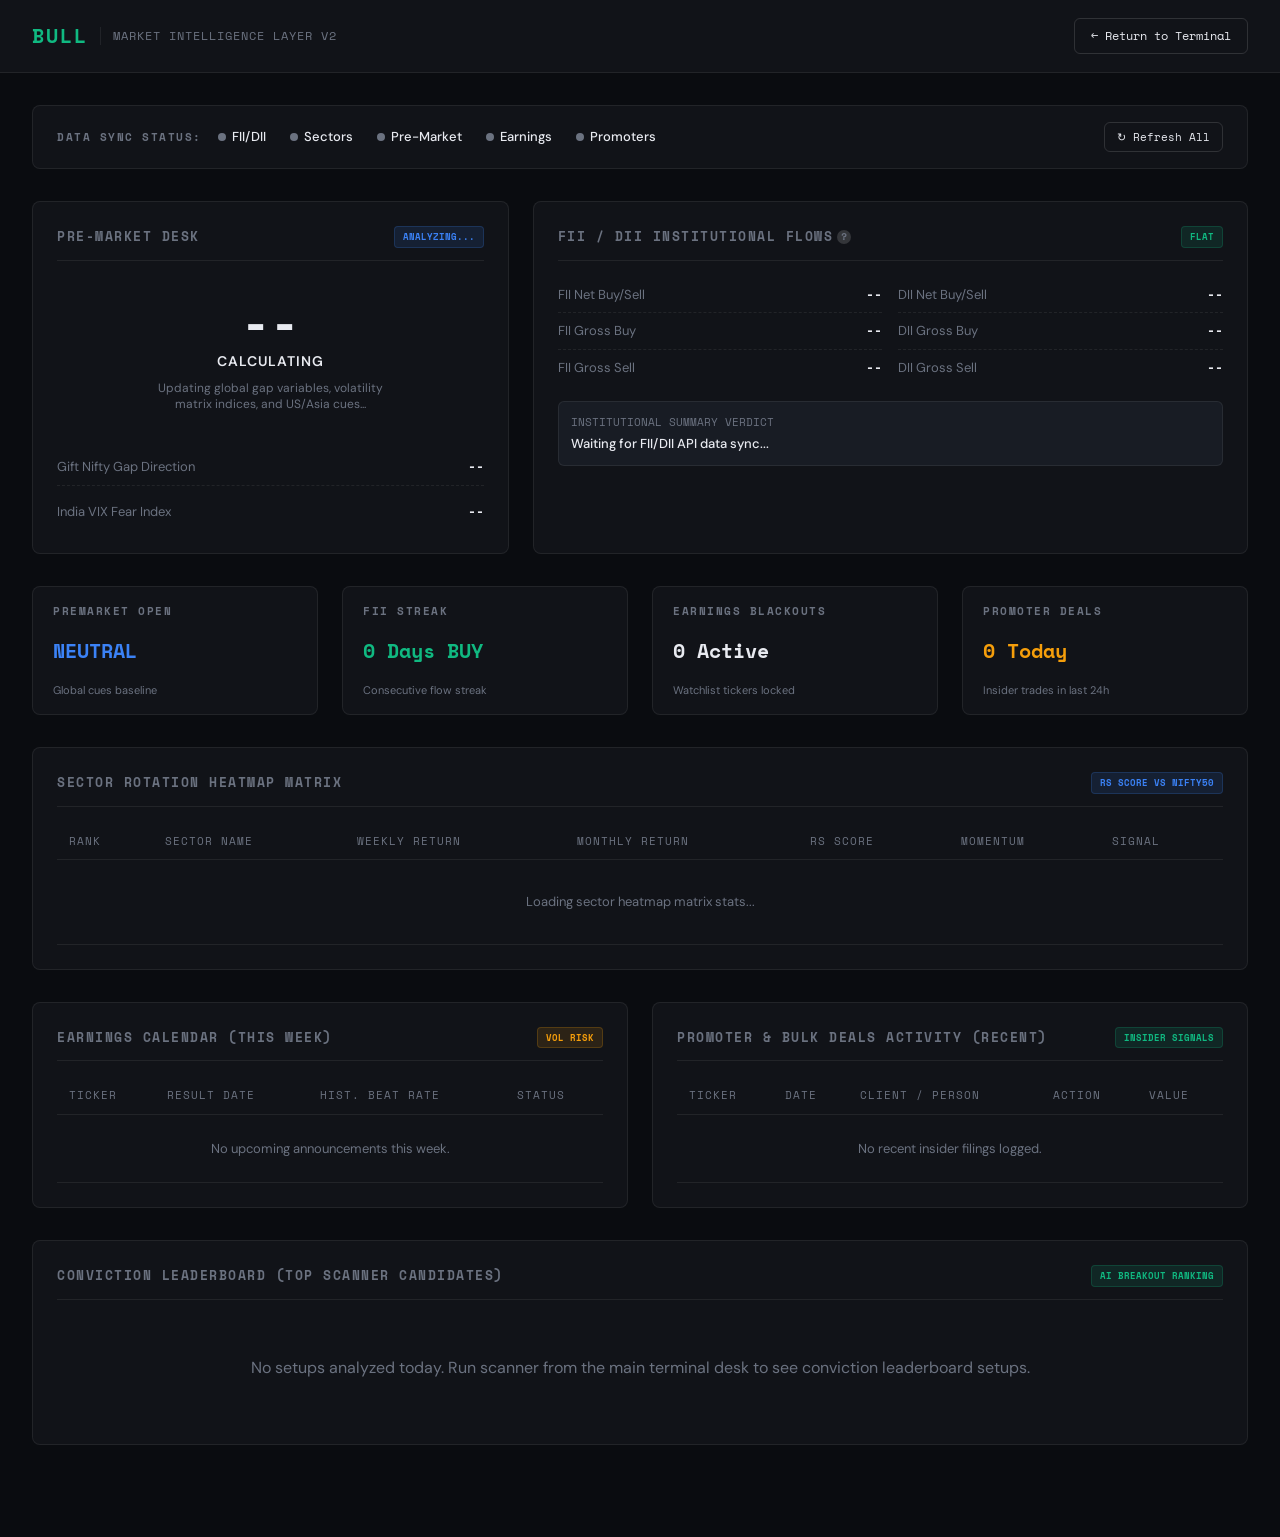
<file: intelligence.html>
<!DOCTYPE html>
<html lang="en">
<head>
<meta charset="UTF-8"/>
<meta name="viewport" content="width=device-width, initial-scale=1.0"/>
<title>BULL — Market Intelligence</title>
<link rel="preconnect" href="https://fonts.googleapis.com"/>
<link href="https://fonts.googleapis.com/css2?family=Space+Mono:wght@400;700&family=DM+Sans:wght@300;400;500;600;700&display=swap" rel="stylesheet"/>
<style>
  :root {
    --bg: #0a0c10;
    --surface: #111318;
    --surface2: #181c24;
    --surface3: #1e2430;
    --border: rgba(255,255,255,0.07);
    --border2: rgba(255,255,255,0.13);
    --text: #e8eaf0;
    --muted: #6b7280;
    --dim: #3a3f4b;
    --green: #10b981;
    --green-dim: rgba(16,185,129,0.12);
    --red: #ef4444;
    --red-dim: rgba(239,68,68,0.12);
    --amber: #f59e0b;
    --amber-dim: rgba(245,158,11,0.12);
    --blue: #3b82f6;
    --blue-dim: rgba(59,130,246,0.12);
    --accent: #10b981;
    --font: 'DM Sans', sans-serif;
    --mono: 'Space Mono', monospace;
  }

  * { box-sizing: border-box; margin: 0; padding: 0; }
  body {
    background: var(--bg);
    color: var(--text);
    font-family: var(--font);
    line-height: 1.5;
    padding-bottom: 60px;
    overflow-x: hidden;
  }

  .header {
    background: var(--surface);
    border-bottom: 1px solid var(--border);
    padding: 18px 32px;
    display: flex;
    justify-content: space-between;
    align-items: center;
    position: sticky;
    top: 0;
    z-index: 100;
  }

  .brand {
    display: flex;
    align-items: center;
    gap: 12px;
  }

  .logo {
    font-family: var(--mono);
    font-weight: 700;
    font-size: 20px;
    color: var(--green);
    letter-spacing: 2px;
  }

  .subtitle {
    font-size: 12px;
    color: var(--muted);
    font-family: var(--mono);
    text-transform: uppercase;
    letter-spacing: 1px;
    border-left: 1px solid var(--border);
    padding-left: 12px;
  }

  .btn {
    font-family: var(--mono);
    font-size: 12px;
    padding: 8px 16px;
    border-radius: 6px;
    border: 1px solid var(--border2);
    background: transparent;
    color: var(--text);
    cursor: pointer;
    transition: all 0.2s ease;
    text-decoration: none;
    display: inline-flex;
    align-items: center;
    gap: 6px;
  }

  .btn:hover {
    background: var(--surface2);
    border-color: var(--text);
    transform: translateY(-1px);
  }

  .container {
    max-width: 1400px;
    margin: 32px auto;
    padding: 0 32px;
    display: flex;
    flex-direction: column;
    gap: 32px;
  }

  /* ── Grid Layouts ── */
  .grid-top {
    display: grid;
    grid-template-columns: 1.2fr 1.8fr;
    gap: 24px;
  }

  .grid-four {
    display: grid;
    grid-template-columns: repeat(4, 1fr);
    gap: 24px;
  }

  .grid-half {
    display: grid;
    grid-template-columns: 1fr 1fr;
    gap: 24px;
  }

  /* ── Card Styling ── */
  .card {
    background: var(--surface);
    border: 1px solid var(--border);
    border-radius: 8px;
    padding: 24px;
    display: flex;
    flex-direction: column;
    gap: 16px;
    position: relative;
    overflow: hidden;
  }

  .card-header {
    display: flex;
    justify-content: space-between;
    align-items: center;
    border-bottom: 1px solid var(--border);
    padding-bottom: 12px;
  }

  .card-title {
    font-family: var(--mono);
    font-size: 13px;
    text-transform: uppercase;
    letter-spacing: 1.5px;
    color: var(--muted);
    font-weight: 700;
  }

  .card-badge {
    font-family: var(--mono);
    font-size: 9px;
    font-weight: 700;
    padding: 3px 8px;
    border-radius: 4px;
    text-transform: uppercase;
  }

  .badge-green { background: var(--green-dim); color: var(--green); border: 1px solid rgba(16,185,129,0.2); }
  .badge-red { background: var(--red-dim); color: var(--red); border: 1px solid rgba(239,68,68,0.2); }
  .badge-blue { background: var(--blue-dim); color: var(--blue); border: 1px solid rgba(59,130,246,0.2); }
  .badge-warn { background: var(--amber-dim); color: var(--amber); border: 1px solid rgba(245,158,11,0.2); }

  /* ── Premarket Gauge ── */
  .gauge-container {
    display: flex;
    flex-direction: column;
    align-items: center;
    justify-content: center;
    padding: 12px 0;
    position: relative;
  }

  .gauge-score {
    font-family: var(--mono);
    font-size: 48px;
    font-weight: 700;
    line-height: 1;
    margin-top: 10px;
  }

  .gauge-label {
    font-size: 14px;
    font-weight: 600;
    margin-top: 4px;
    text-transform: uppercase;
    letter-spacing: 1px;
  }

  .gauge-rec {
    font-size: 12px;
    color: var(--muted);
    text-align: center;
    margin-top: 8px;
    max-width: 260px;
    line-height: 1.4;
  }

  /* ── Lists & Metrics ── */
  .metric-row {
    display: flex;
    justify-content: space-between;
    align-items: center;
    font-size: 13px;
    padding: 8px 0;
    border-bottom: 1px dashed var(--border);
  }

  .metric-row:last-child {
    border-bottom: none;
  }

  .metric-label {
    color: var(--muted);
  }

  .metric-value {
    font-family: var(--mono);
    font-weight: 600;
  }

  .metric-value.green { color: var(--green); }
  .metric-value.red { color: var(--red); }

  /* ── Tables ── */
  table {
    width: 100%;
    border-collapse: collapse;
    font-size: 13px;
    text-align: left;
  }

  th {
    font-family: var(--mono);
    color: var(--muted);
    font-weight: 400;
    padding: 10px 12px;
    border-bottom: 1px solid var(--border);
    text-transform: uppercase;
    font-size: 11px;
    letter-spacing: 1px;
  }

  td {
    padding: 12px;
    border-bottom: 1px solid var(--border);
    vertical-align: middle;
  }

  tr:hover td {
    background: rgba(255,255,255,0.01);
  }

  /* ── Conviction Breakdown List ── */
  .leaderboard-item {
    display: grid;
    grid-template-columns: 1.5fr 1fr 2fr 1fr 1fr;
    gap: 16px;
    align-items: center;
    padding: 16px;
    border: 1px solid var(--border);
    border-radius: 6px;
    background: var(--surface2);
    transition: all 0.2s ease;
  }

  .leaderboard-item:hover {
    border-color: var(--border2);
  }

  .breakdown-bars {
    display: flex;
    gap: 6px;
    align-items: center;
  }

  .breakdown-segment {
    flex: 1;
    height: 12px;
    background: var(--border);
    border-radius: 2px;
    position: relative;
    overflow: hidden;
  }

  .breakdown-fill {
    height: 100%;
    background: var(--blue);
  }
  .breakdown-fill.tech { background: #6366f1; }
  .breakdown-fill.ml { background: #3b82f6; }
  .breakdown-fill.macro { background: #10b981; }
  .breakdown-fill.news { background: #f59e0b; }
  .breakdown-fill.fund { background: #ec4899; }

  .tooltip-text {
    position: absolute;
    bottom: 100%;
    left: 50%;
    transform: translateX(-50%);
    background: var(--bg);
    border: 1px solid var(--border);
    padding: 2px 6px;
    font-size: 9px;
    font-family: var(--mono);
    border-radius: 3px;
    display: none;
    white-space: nowrap;
    z-index: 10;
  }

  .breakdown-segment:hover .tooltip-text {
    display: block;
  }

  /* Educational Tooltips */
  .edu-tooltip-container {
    position: relative;
    display: inline-flex;
    align-items: center;
    gap: 4px;
    cursor: help;
  }
  .edu-tooltip-indicator {
    display: inline-flex;
    align-items: center;
    justify-content: center;
    width: 14px;
    height: 14px;
    border-radius: 50%;
    background: rgba(255, 255, 255, 0.15);
    color: var(--muted);
    font-size: 10px;
    font-weight: bold;
    cursor: help;
    transition: all 0.2s ease;
    flex-shrink: 0;
  }
  .edu-tooltip-container:hover .edu-tooltip-indicator,
  .edu-tooltip-indicator:hover {
    background: var(--accent);
    color: var(--bg);
  }
  .edu-tooltip-text {
    visibility: hidden;
    width: 220px;
    background: var(--surface2);
    border: 1px solid var(--border);
    color: var(--text);
    text-align: left;
    border-radius: 4px;
    padding: 10px 12px;
    position: absolute;
    z-index: 1001;
    bottom: 125%;
    left: 50%;
    transform: translateX(-50%);
    opacity: 0;
    transition: opacity 0.2s, transform 0.2s;
    box-shadow: 0 4px 16px rgba(0,0,0,0.5);
    font-size: 11px;
    font-weight: normal;
    line-height: 1.45;
    pointer-events: none;
    white-space: normal;
  }
  .edu-tooltip-container:hover .edu-tooltip-text {
    visibility: visible;
    opacity: 1;
    transform: translateX(-50%) translateY(-4px);
  }
  @media (max-width: 900px) {
    .edu-tooltip-text.active {
      visibility: visible;
      opacity: 1;
      transform: translateX(-50%) translateY(-4px);
    }
  }
</style>
</head>
<body>

<header class="header">
  <div class="brand">
    <span class="logo">BULL</span>
    <span class="subtitle">Market Intelligence Layer v2</span>
  </div>
  <a href="/" class="btn">
    &larr; Return to Terminal
  </a>
</header>

<div class="container">
  <!-- Data Sync Status & Control Bar -->
  <div class="card" style="padding: 16px 24px; display: flex; justify-content: space-between; align-items: center; flex-direction: row; gap: 16px; background: var(--surface); border: 1px solid var(--border);">
    <div style="display: flex; align-items: center; gap: 16px; flex-wrap: wrap;">
      <span style="font-family: var(--mono); font-size: 11px; text-transform: uppercase; letter-spacing: 1.5px; color: var(--muted); font-weight: 700;">Data Sync Status:</span>
      <div style="display: flex; align-items: center; gap: 24px; flex-wrap: wrap;">
        <span class="status-dot-item" style="display: inline-flex; align-items: center; gap: 6px; font-size: 13px; font-weight: 500;">
          <span id="dot-fii" style="width: 8px; height: 8px; border-radius: 50%; background: var(--muted); display: inline-block;"></span> FII/DII
        </span>
        <span class="status-dot-item" style="display: inline-flex; align-items: center; gap: 6px; font-size: 13px; font-weight: 500;">
          <span id="dot-sectors" style="width: 8px; height: 8px; border-radius: 50%; background: var(--muted); display: inline-block;"></span> Sectors
        </span>
        <span class="status-dot-item" style="display: inline-flex; align-items: center; gap: 6px; font-size: 13px; font-weight: 500;">
          <span id="dot-premarket" style="width: 8px; height: 8px; border-radius: 50%; background: var(--muted); display: inline-block;"></span> Pre-Market
        </span>
        <span class="status-dot-item" style="display: inline-flex; align-items: center; gap: 6px; font-size: 13px; font-weight: 500;">
          <span id="dot-earnings" style="width: 8px; height: 8px; border-radius: 50%; background: var(--muted); display: inline-block;"></span> Earnings
        </span>
        <span class="status-dot-item" style="display: inline-flex; align-items: center; gap: 6px; font-size: 13px; font-weight: 500;">
          <span id="dot-promoters" style="width: 8px; height: 8px; border-radius: 50%; background: var(--muted); display: inline-block;"></span> Promoters
        </span>
      </div>
    </div>
    <button id="btn-refresh-all" onclick="triggerIntelligenceRefresh()" class="btn" style="padding: 6px 12px; font-size: 11px;">
      ↻ Refresh All
    </button>
  </div>

  <!-- Top Row: Premarket Score Desk & FII Flows -->
  <div class="grid-top">
    <!-- Premarket score gauge -->
    <div class="card">
      <div class="card-header">
        <span class="card-title">Pre-Market Desk</span>
        <span id="pm-badge" class="card-badge badge-blue">Analyzing...</span>
      </div>
      <div class="gauge-container">
        <div id="pm-score" class="gauge-score">--</div>
        <div id="pm-class" class="gauge-label">Calculating</div>
        <div id="pm-rec" class="gauge-rec">Updating global gap variables, volatility matrix indices, and US/Asia cues...</div>
      </div>
      <div style="display:flex; flex-direction:column; gap:8px; margin-top:8px;">
        <div class="metric-row">
          <span class="metric-label">Gift Nifty Gap Direction</span>
          <span id="pm-gift" class="metric-value">--</span>
        </div>
        <div class="metric-row">
          <span class="metric-label">India VIX Fear Index</span>
          <span id="pm-vix" class="metric-value">--</span>
        </div>
      </div>
    </div>

    <!-- FII/DII Flows & Streaks -->
    <div class="card">
      <div class="card-header">
        <span class="card-title edu-tooltip-container" style="cursor: help;">
          FII / DII Institutional Flows
          <span class="edu-tooltip-indicator">?</span>
          <span class="edu-tooltip-text">FII (Foreign Institutional Investors) and DII (Domestic Institutional Investors) represent smart money flows. Net positive FII suggests foreign confidence/liquidity inflowing.</span>
        </span>
        <span id="fii-badge" class="card-badge badge-green">FLAT</span>
      </div>
      <div style="display:grid; grid-template-columns:1fr 1fr; gap:16px;">
        <div>
          <div class="metric-row">
            <span class="metric-label">FII Net Buy/Sell</span>
            <span id="fii-net" class="metric-value">--</span>
          </div>
          <div class="metric-row">
            <span class="metric-label">FII Gross Buy</span>
            <span id="fii-buy" class="metric-value">--</span>
          </div>
          <div class="metric-row">
            <span class="metric-label">FII Gross Sell</span>
            <span id="fii-sell" class="metric-value">--</span>
          </div>
        </div>
        <div>
          <div class="metric-row">
            <span class="metric-label">DII Net Buy/Sell</span>
            <span id="dii-net" class="metric-value">--</span>
          </div>
          <div class="metric-row">
            <span class="metric-label">DII Gross Buy</span>
            <span id="dii-buy" class="metric-value">--</span>
          </div>
          <div class="metric-row">
            <span class="metric-label">DII Gross Sell</span>
            <span id="dii-sell" class="metric-value">--</span>
          </div>
        </div>
      </div>
      <div style="background:var(--surface2); border:1px solid var(--border); border-radius:6px; padding:12px;">
        <div style="font-size:11px; text-transform:uppercase; font-family:var(--mono); color:var(--muted); margin-bottom:4px;">Institutional Summary Verdict</div>
        <div id="fii-verdict" style="font-size:13px; font-weight:500; line-height:1.4;">Waiting for FII/DII API data sync...</div>
      </div>
    </div>
  </div>

  <!-- Four equal cards overview -->
  <div class="grid-four">
    <div class="card" style="padding: 16px 20px;">
      <span class="card-title" style="font-size: 11px;">Premarket Open</span>
      <div id="quick-premarket" style="font-size: 20px; font-weight: 700; font-family: var(--mono); color: var(--blue);">NEUTRAL</div>
      <span style="font-size:11px; color:var(--muted);">Global cues baseline</span>
    </div>
    <div class="card" style="padding: 16px 20px;">
      <span class="card-title" style="font-size: 11px;">FII Streak</span>
      <div id="quick-fii-streak" style="font-size: 20px; font-weight: 700; font-family: var(--mono); color: var(--green);">0 Days BUY</div>
      <span style="font-size:11px; color:var(--muted);">Consecutive flow streak</span>
    </div>
    <div class="card" style="padding: 16px 20px;">
      <span class="card-title" style="font-size: 11px;">Earnings Blackouts</span>
      <div id="quick-blackouts" style="font-size: 20px; font-weight: 700; font-family: var(--mono);">0 Active</div>
      <span style="font-size:11px; color:var(--muted);">Watchlist tickers locked</span>
    </div>
    <div class="card" style="padding: 16px 20px;">
      <span class="card-title" style="font-size: 11px;">Promoter Deals</span>
      <div id="quick-promoters" style="font-size: 20px; font-weight: 700; font-family: var(--mono); color: var(--amber);">0 Today</div>
      <span style="font-size:11px; color:var(--muted);">Insider trades in last 24h</span>
    </div>
  </div>

  <!-- Sector Heatmap Rotation Grid -->
  <div class="card">
    <div class="card-header">
      <span class="card-title">Sector Rotation Heatmap Matrix</span>
      <span class="card-badge badge-blue">RS SCORE vs NIFTY50</span>
    </div>
    <div style="overflow-x: auto;">
      <table>
        <thead>
          <tr>
            <th>Rank</th>
            <th>Sector Name</th>
            <th>Weekly Return</th>
            <th>Monthly Return</th>
            <th>RS Score</th>
            <th>Momentum</th>
            <th>Signal</th>
          </tr>
        </thead>
        <tbody id="sector-table-body">
          <tr>
            <td colspan="7" style="text-align:center; padding:32px 0; color:var(--muted);">Loading sector heatmap matrix stats...</td>
          </tr>
        </tbody>
      </table>
    </div>
  </div>

  <!-- Bottom: Upcoming Earnings & Promoter Activities (Half Width Grid) -->
  <div class="grid-half">
    <!-- Upcoming Earnings -->
    <div class="card">
      <div class="card-header">
        <span class="card-title">Earnings Calendar (This Week)</span>
        <span class="card-badge badge-warn">Vol Risk</span>
      </div>
      <div style="overflow-x: auto; flex: 1;">
        <table>
          <thead>
            <tr>
              <th>Ticker</th>
              <th>Result Date</th>
              <th>Hist. Beat Rate</th>
              <th>Status</th>
            </tr>
          </thead>
          <tbody id="earnings-table-body">
            <tr>
              <td colspan="4" style="text-align:center; padding:24px 0; color:var(--muted);">No upcoming announcements this week.</td>
            </tr>
          </tbody>
        </table>
      </div>
    </div>

    <!-- Promoter Deals & SAST Insider Filings -->
    <div class="card">
      <div class="card-header">
        <span class="card-title">Promoter &amp; Bulk Deals Activity (Recent)</span>
        <span class="card-badge badge-green">Insider Signals</span>
      </div>
      <div style="overflow-x: auto; flex: 1;">
        <table>
          <thead>
            <tr>
              <th>Ticker</th>
              <th>Date</th>
              <th>Client / Person</th>
              <th>Action</th>
              <th>Value</th>
            </tr>
          </thead>
          <tbody id="promoter-table-body">
            <tr>
              <td colspan="5" style="text-align:center; padding:24px 0; color:var(--muted);">No recent insider filings logged.</td>
            </tr>
          </tbody>
        </table>
      </div>
    </div>
  </div>

  <!-- Full Width: Conviction Leaderboard -->
  <div class="card">
    <div class="card-header">
      <span class="card-title">Conviction Leaderboard (Top Scanner Candidates)</span>
      <span class="card-badge badge-green">AI Breakout Ranking</span>
    </div>
    <div style="display:flex; flex-direction:column; gap:12px;" id="leaderboard-container">
      <div style="text-align:center; padding:40px 0; color:var(--muted);">
        No setups analyzed today. Run scanner from the main terminal desk to see conviction leaderboard setups.
      </div>
    </div>
  </div>
</div>

<script>
const API_URL = "http://127.0.0.1:8000/api";

// Fetch Premarket Score
async function loadPremarket() {
  try {
    const r = await fetch(`${API_URL}/premarket`);
    const data = await r.json();
    const pm = data.data || {};
    
    document.getElementById("pm-score").innerText = (pm.pre_market_score || 50).toFixed(0);
    document.getElementById("pm-class").innerText = (pm.classification || "NEUTRAL_OPEN").replace('_', ' ');
    document.getElementById("pm-rec").innerText = pm.recommendation || "Default rangebound open expected.";
    document.getElementById("pm-gift").innerText = `${pm.gift_nifty_gap >= 0 ? '+' : ''}${Number(pm.gift_nifty_gap || 0).toFixed(2)}%`;
    document.getElementById("pm-vix").innerText = Number(pm.india_vix || 15).toFixed(2);
    
    // Set Badge Color
    const badge = document.getElementById("pm-badge");
    badge.innerText = pm.classification || "NEUTRAL";
    if (pm.pre_market_score >= 75) {
      badge.className = "card-badge badge-green";
      document.getElementById("quick-premarket").style.color = "var(--green)";
    } else if (pm.pre_market_score >= 55) {
      badge.className = "card-badge badge-green";
      document.getElementById("quick-premarket").style.color = "var(--green)";
    } else if (pm.pre_market_score < 25) {
      badge.className = "card-badge badge-red";
      document.getElementById("quick-premarket").style.color = "var(--red)";
    } else if (pm.pre_market_score < 45) {
      badge.className = "card-badge badge-red";
      document.getElementById("quick-premarket").style.color = "var(--red)";
    } else {
      badge.className = "card-badge badge-blue";
      document.getElementById("quick-premarket").style.color = "var(--blue)";
    }
    document.getElementById("quick-premarket").innerText = (pm.classification || "NEUTRAL_OPEN").split('_')[0];
  } catch(e) {
    console.error("Error loading premarket signals:", e);
  }
}

// Fetch FII flows
async function loadFiiFlows() {
  try {
    const r = await fetch(`${API_URL}/fii/latest`);
    const data = await r.json();
    const fii = data.data || {};
    
    document.getElementById("fii-net").innerText = `${fii.fii_net >= 0 ? '+' : ''}${fii.fii_net.toFixed(1)} Cr`;
    document.getElementById("fii-net").className = `metric-value ${fii.fii_net >= 0 ? 'green' : 'red'}`;
    document.getElementById("fii-buy").innerText = `${fii.fii_buy.toFixed(1)} Cr`;
    document.getElementById("fii-sell").innerText = `${fii.fii_sell.toFixed(1)} Cr`;

    document.getElementById("dii-net").innerText = `${fii.dii_net >= 0 ? '+' : ''}${fii.dii_net.toFixed(1)} Cr`;
    document.getElementById("dii-net").className = `metric-value ${fii.dii_net >= 0 ? 'green' : 'red'}`;
    document.getElementById("dii-buy").innerText = `${fii.dii_buy.toFixed(1)} Cr`;
    document.getElementById("dii-sell").innerText = `${fii.dii_sell.toFixed(1)} Cr`;

    document.getElementById("fii-verdict").innerText = fii.signal_text || "Flat FII flows.";
    
    const badge = document.getElementById("fii-badge");
    badge.innerText = fii.market_impact || "NEUTRAL";
    if (fii.fii_net > 500) badge.className = "card-badge badge-green";
    else if (fii.fii_net < -500) badge.className = "card-badge badge-red";
    else badge.className = "card-badge badge-blue";
    
    document.getElementById("quick-fii-streak").innerText = `${fii.streak_days} Days ${fii.streak_type}`;
    document.getElementById("quick-fii-streak").style.color = fii.streak_type === 'BUY' ? 'var(--green)' : (fii.streak_type === 'SELL' ? 'var(--red)' : 'var(--muted)');
  } catch(e) {
    console.error("Error loading FII flows:", e);
  }
}

// Fetch Sector rankings
async function loadSectors() {
  try {
    const r = await fetch(`${API_URL}/sectors/rankings`);
    const data = await r.json();
    const list = data.data || [];
    
    const body = document.getElementById("sector-table-body");
    if (!list.length) {
      body.innerHTML = `<tr><td colspan="7" style="text-align:center; padding:20px 0; color:var(--muted);">No sectors loaded. Run refresh_sector_data job.</td></tr>`;
      return;
    }
    
    body.innerHTML = list.map(sec => {
      let sigClass = 'badge-blue';
      if (sec.signal === 'LEAD') sigClass = 'badge-green';
      else if (sec.signal === 'LAGGING') sigClass = 'badge-red';
      
      let momColor = 'var(--text)';
      if (sec.momentum === 'RISING') momColor = 'var(--green)';
      else if (sec.momentum === 'FALLING') momColor = 'var(--red)';
      
      const sign = sec.weekly_return >= 0 ? '+' : '';
      const signM = sec.monthly_return >= 0 ? '+' : '';

      return `
        <tr>
          <td style="font-family:var(--mono); font-weight:700;">#${sec.rank}</td>
          <td style="font-weight:600;">${sec.sector}</td>
          <td style="font-family:var(--mono); color:${sec.weekly_return >= 0 ? 'var(--green)' : 'var(--red)'}">${sign}${sec.weekly_return.toFixed(2)}%</td>
          <td style="font-family:var(--mono); color:${sec.monthly_return >= 0 ? 'var(--green)' : 'var(--red)'}">${signM}${sec.monthly_return.toFixed(2)}%</td>
          <td style="font-family:var(--mono); font-weight:600;">${sec.rs_score.toFixed(2)}</td>
          <td style="font-family:var(--mono); font-weight:600; color:${momColor}">${sec.momentum}</td>
          <td><span class="card-badge ${sigClass}">${sec.signal}</span></td>
        </tr>
      `;
    }).join('');
  } catch(e) {
    console.error("Error loading sector rotation matrix:", e);
  }
}

// Fetch Upcoming Earnings Calendar
async function loadEarnings() {
  try {
    const r = await fetch(`${API_URL}/earnings/upcoming`);
    const data = await r.json();
    const list = data.data || [];
    
    const body = document.getElementById("earnings-table-body");
    
    // Count active blackouts
    let activeBlackouts = 0;
    
    if (!list.length) {
      body.innerHTML = `<tr><td colspan="4" style="text-align:center; padding:20px 0; color:var(--muted);">No upcoming earnings this week.</td></tr>`;
      document.getElementById("quick-blackouts").innerText = "0 Active";
      return;
    }
    
    body.innerHTML = list.map(earn => {
      const beatRate = (earn.beat_rate * 100).toFixed(0);
      
      // Calculate blackout
      const today = new Date();
      const resDate = new Date(earn.result_date);
      const diff = Math.ceil((resDate - today) / (1000 * 60 * 60 * 24));
      
      let statusHtml = '<span class="card-badge badge-blue">UPCOMING</span>';
      if (diff >= -1 && diff <= 3) {
        statusHtml = '<span class="card-badge badge-red">BLACKOUT ACTIVE</span>';
        activeBlackouts++;
      }

      return `
        <tr>
          <td style="font-weight:600; font-family:var(--mono);">${earn.ticker.replace('.NS','')}</td>
          <td>${earn.result_date}</td>
          <td style="font-family:var(--mono); font-weight:600;">${beatRate}% Beats</td>
          <td>${statusHtml}</td>
        </tr>
      `;
    }).join('');
    
    document.getElementById("quick-blackouts").innerText = `${activeBlackouts} Active`;
    document.getElementById("quick-blackouts").style.color = activeBlackouts > 0 ? 'var(--red)' : 'var(--text)';
  } catch(e) {
    console.error("Error loading earnings calendar:", e);
  }
}

// Fetch Recent Promoter Activity
async function loadPromoters() {
  try {
    const r = await fetch(`${API_URL}/promoters/recent`);
    const data = await r.json();
    const list = data.data || [];
    
    const body = document.getElementById("promoter-table-body");
    
    // Count today's transactions
    let todayDeals = 0;
    const todayStr = new Date().toISOString().split('T')[0];
    
    if (!list.length) {
      body.innerHTML = `<tr><td colspan="5" style="text-align:center; padding:20px 0; color:var(--muted);">No recent insider transactions.</td></tr>`;
      document.getElementById("quick-promoters").innerText = "0 Today";
      return;
    }
    
    body.innerHTML = list.slice(0, 8).map(deal => {
      if (deal.date === todayStr) {
        todayDeals++;
      }
      
      let actionClass = 'badge-blue';
      if (deal.transaction_type === 'BUY') actionClass = 'badge-green';
      else if (deal.transaction_type === 'SELL') actionClass = 'badge-red';
      
      return `
        <tr>
          <td style="font-weight:600; font-family:var(--mono);">${deal.ticker.replace('.NS','')}</td>
          <td>${deal.date || 'Today'}</td>
          <td style="max-width: 150px; overflow: hidden; text-overflow: ellipsis; white-space: nowrap;" title="${deal.person_name}">${deal.person_name}</td>
          <td><span class="card-badge ${actionClass}">${deal.classification || deal.transaction_type}</span></td>
          <td style="font-family:var(--mono); font-weight:600;">₹${deal.value_crore.toFixed(2)} Cr</td>
        </tr>
      `;
    }).join('');
    
    document.getElementById("quick-promoters").innerText = todayDeals;
  } catch(e) {
    console.error("Error loading promoter transactions:", e);
  }
}

// Load Conviction Leaderboard from last run scan
async function loadLeaderboard() {
  try {
    const r = await fetch(`${API_URL}/scan`);
    const data = await r.json();
    const candidates = data.data || [];
    
    const container = document.getElementById("leaderboard-container");
    if (!candidates.length) {
      container.innerHTML = `
        <div style="text-align:center; padding:40px 0; color:var(--muted);">
          No active breakout setups found. Run scan on the main terminal desk to refresh.
        </div>
      `;
      return;
    }
    
    container.innerHTML = candidates.map(stock => {
      let gradeClass = 'badge-blue';
      if (stock.conviction_grade === 'A+' || stock.conviction_grade === 'A') gradeClass = 'badge-green';
      else if (stock.conviction_grade === 'B') gradeClass = 'badge-blue';
      else if (stock.conviction_grade === 'C') gradeClass = 'badge-warn';
      else gradeClass = 'badge-red';
      
      const bd = stock.score_breakdown || { technical: 0, ml: 0, macro: 0, news: 0, fundamental: 0 };
      
      return `
        <div class="leaderboard-item">
          <div>
            <span style="font-family:var(--mono); font-weight:700; font-size:16px; color:var(--green);">${stock.ticker.replace('.NS','')}</span>
            <div style="font-size:11px; color:var(--muted);">Trigger: ₹${stock.price.toFixed(2)}</div>
          </div>
          <div>
            <span class="card-badge ${gradeClass}">${stock.conviction_grade} (${stock.conviction_score.toFixed(0)})</span>
          </div>
          <div class="breakdown-bars">
            <div class="breakdown-segment" title="Technical: ${bd.technical}/30">
              <div class="breakdown-fill tech" style="width: ${bd.technical/30*100}%"></div>
              <span class="tooltip-text">Tech: ${bd.technical}</span>
            </div>
            <div class="breakdown-segment" title="ML Forecast: ${bd.ml}/25">
              <div class="breakdown-fill ml" style="width: ${bd.ml/25*100}%"></div>
              <span class="tooltip-text">ML: ${bd.ml}</span>
            </div>
            <div class="breakdown-segment" title="Macro Vol: ${bd.macro}/20">
              <div class="breakdown-fill macro" style="width: ${bd.macro/20*100}%"></div>
              <span class="tooltip-text">Macro: ${bd.macro}</span>
            </div>
            <div class="breakdown-segment" title="Sentiment: ${bd.news}/15">
              <div class="breakdown-fill news" style="width: ${bd.news/15*100}%"></div>
              <span class="tooltip-text">News: ${bd.news}</span>
            </div>
            <div class="breakdown-segment" title="Fundamentals: ${bd.fundamental}/10">
              <div class="breakdown-fill fund" style="width: ${bd.fundamental/10*100}%"></div>
              <span class="tooltip-text">Fund: ${bd.fundamental}</span>
            </div>
          </div>
          <div style="font-family:var(--mono); font-size:12px; color:var(--muted); text-align:right;">
            RVOL: ${stock.rvol.toFixed(1)}x
          </div>
          <div>
            <button onclick="window.location.href='/?ticker=${stock.ticker}#analytics'" class="btn" style="padding:4px 8px; font-size:10px;">
              Trade
            </button>
          </div>
        </div>
      `;
    }).join('');
  } catch(e) {
    console.error("Error loading conviction leaderboard:", e);
  }
}

async function loadIntelligenceStatus() {
  try {
    const r = await fetch(`${API_URL}/intelligence/status`);
    const res = await r.json();
    if (res.status === 'success' && res.data) {
      const data = res.data;
      updateStatusDot("dot-fii", data.fii.status);
      updateStatusDot("dot-sectors", data.sectors.status);
      updateStatusDot("dot-premarket", data.premarket.status);
      updateStatusDot("dot-earnings", data.earnings.status);
      updateStatusDot("dot-promoters", data.promoters.status);
    }
  } catch(e) {
    console.error("Error loading intelligence status:", e);
  }
}

function updateStatusDot(elementId, status) {
  const el = document.getElementById(elementId);
  if (!el) return;
  if (status === 'FRESH') {
    el.style.background = 'var(--green)';
  } else if (status === 'STALE') {
    el.style.background = 'var(--amber)';
  } else {
    el.style.background = 'var(--red)';
  }
}

async function triggerIntelligenceRefresh() {
  const btn = document.getElementById("btn-refresh-all");
  btn.innerText = "Refreshing...";
  btn.disabled = true;
  try {
    const r = await fetch(`${API_URL}/intelligence/refresh`, { method: 'POST' });
    const res = await r.json();
    // Wait for the background processes to do some work before refetching
    setTimeout(() => {
      loadIntelligenceStatus();
      loadPremarket();
      loadFiiFlows();
      loadSectors();
      loadEarnings();
      loadPromoters();
      loadLeaderboard();
      btn.innerText = "↻ Refresh All";
      btn.disabled = false;
    }, 3000);
  } catch(e) {
    console.error("Error triggering refresh:", e);
    btn.innerText = "↻ Refresh All";
    btn.disabled = false;
  }
}

// Initial Loading
loadIntelligenceStatus();
loadPremarket();
loadFiiFlows();
loadSectors();
loadEarnings();
loadPromoters();
loadLeaderboard();

// Refresh every 60 seconds
setInterval(() => {
  loadIntelligenceStatus();
  loadPremarket();
  loadFiiFlows();
  loadSectors();
  loadEarnings();
  loadPromoters();
  loadLeaderboard();
}, 60000);
</script>

</body>
</html>
</file>
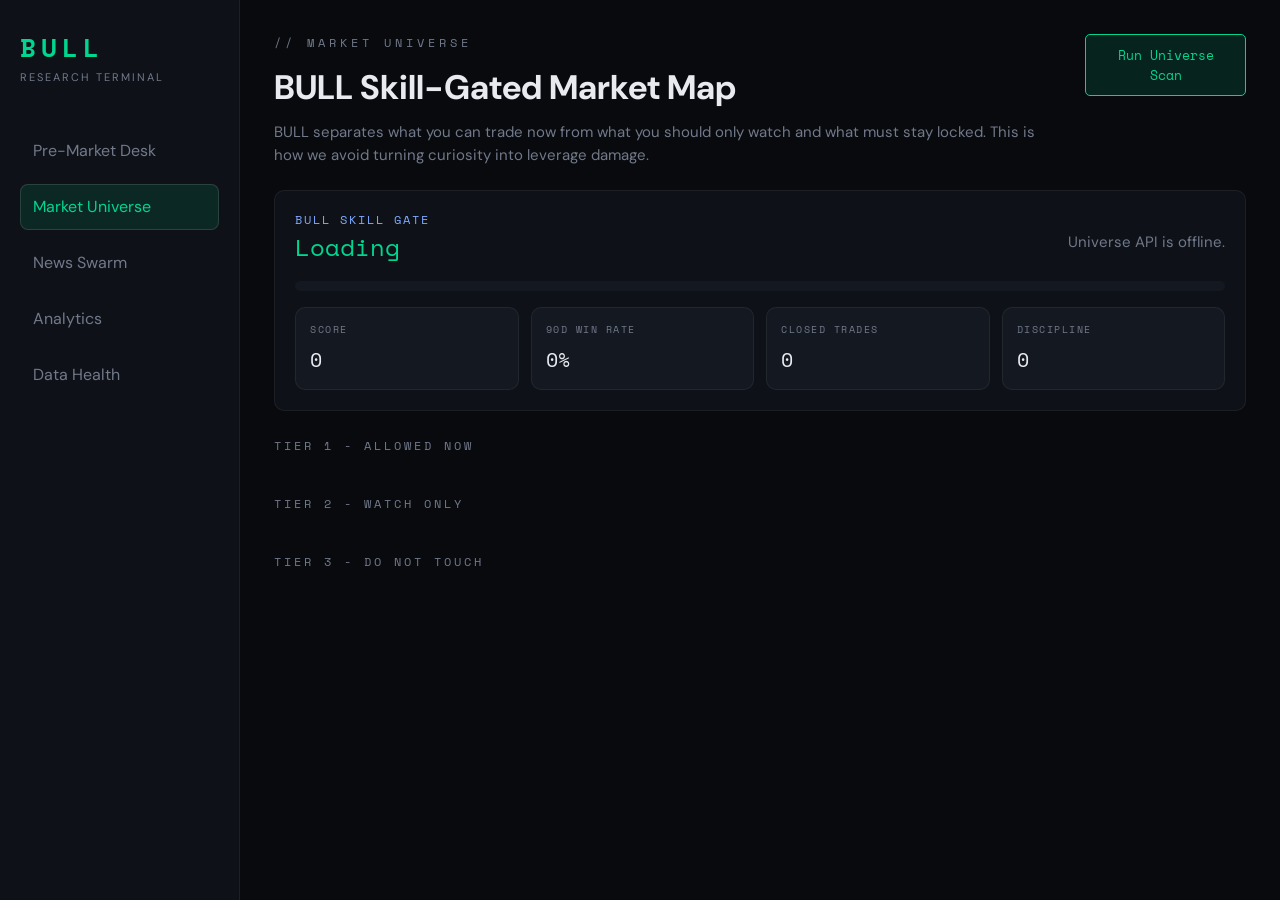
<file: universe.html>
<!DOCTYPE html>
<html lang="en">
<head>
<meta charset="UTF-8"/>
<meta name="viewport" content="width=device-width, initial-scale=1.0"/>
<title>BULL - Market Universe</title>
<link rel="preconnect" href="https://fonts.googleapis.com"/>
<link href="https://fonts.googleapis.com/css2?family=Space+Mono:wght@400;700&family=DM+Sans:wght@300;400;500;600&display=swap" rel="stylesheet"/>
<style>
  :root {
    --bg:#080a0e; --surface:#0e1117; --surface2:#141820;
    --border:rgba(255,255,255,0.06); --border2:rgba(255,255,255,0.12);
    --text:#e8eaf0; --muted:#71798a;
    --green:#00d68f; --amber:#ffcb6b; --red:#ff5370; --blue:#82aaff; --cyan:#89ddff; --purple:#c792ea;
    --green-dim:rgba(0,214,143,0.12); --amber-dim:rgba(255,203,107,0.12);
    --red-dim:rgba(255,83,112,0.12); --blue-dim:rgba(130,170,255,0.12);
    --mono:'Space Mono', monospace; --sans:'DM Sans', sans-serif;
  }
  * { box-sizing:border-box; margin:0; padding:0; }
  body { min-height:100vh; background:var(--bg); color:var(--text); font-family:var(--sans); line-height:1.5; }
  .shell { display:grid; grid-template-columns:240px 1fr; min-height:100vh; }
  .side { background:var(--surface); border-right:1px solid var(--border); padding:28px 20px; position:sticky; top:0; height:100vh; }
  .brand { font-family:var(--mono); font-size:26px; font-weight:700; letter-spacing:5px; color:var(--green); }
  .brand-sub { margin-top:2px; color:var(--muted); font-size:11px; letter-spacing:2px; text-transform:uppercase; }
  .nav { margin-top:42px; display:flex; flex-direction:column; gap:10px; }
  .nav a { color:var(--muted); text-decoration:none; padding:10px 12px; border-radius:8px; border:1px solid transparent; }
  .nav a:hover, .nav a.active { color:var(--green); background:var(--green-dim); border-color:var(--border2); }
  .main { padding:34px; }
  .hero { display:flex; justify-content:space-between; gap:24px; align-items:flex-start; margin-bottom:24px; }
  .eyebrow { font-family:var(--mono); color:var(--muted); letter-spacing:4px; font-size:12px; text-transform:uppercase; }
  h1 { margin-top:10px; font-size:34px; letter-spacing:0; }
  .note { max-width:820px; color:var(--muted); margin-top:8px; font-size:15px; }
  .btn { border:1px solid var(--border2); background:var(--surface2); color:var(--text); border-radius:5px; padding:10px 14px; font-family:var(--mono); cursor:pointer; text-decoration:none; display:inline-flex; }
  .btn.green { color:var(--green); border-color:var(--green); background:var(--green-dim); }
  .gate { background:var(--surface); border:1px solid var(--border); border-radius:10px; padding:20px; margin-bottom:24px; }
  .gate-top { display:flex; justify-content:space-between; gap:20px; align-items:center; }
  .gate-title { font-family:var(--mono); color:var(--blue); letter-spacing:2px; text-transform:uppercase; font-size:12px; }
  .gate-level { font-family:var(--mono); font-size:24px; color:var(--green); }
  .bar { height:10px; background:var(--surface2); border-radius:999px; overflow:hidden; margin:16px 0 10px; }
  .bar-fill { height:100%; width:0; background:linear-gradient(90deg,var(--green),var(--amber),var(--red)); transition:width .5s ease; }
  .metrics { display:grid; grid-template-columns:repeat(4,1fr); gap:12px; margin-top:16px; }
  .metric { background:var(--surface2); border:1px solid var(--border); border-radius:10px; padding:14px; }
  .metric-label { font-family:var(--mono); color:var(--muted); font-size:10px; letter-spacing:1.5px; text-transform:uppercase; }
  .metric-value { margin-top:8px; font-family:var(--mono); font-size:20px; }
  .section-title { font-family:var(--mono); color:var(--muted); letter-spacing:3px; text-transform:uppercase; font-size:12px; margin:26px 0 14px; }
  .grid { display:grid; grid-template-columns:repeat(auto-fill,minmax(290px,1fr)); gap:16px; }
  .asset-card { position:relative; background:var(--surface); border:1px solid var(--border); border-radius:10px; padding:18px; min-height:260px; animation:fadeUp .45s ease both; }
  .asset-card:hover { border-color:var(--border2); }
  .asset-card.tier-1 { border-left:2px solid var(--green); }
  .asset-card.tier-2 { border-left:2px solid var(--amber); }
  .asset-card.tier-3 { border-left:2px solid var(--red); }
  .asset-card.locked::after { content:"LOCKED"; position:absolute; inset:0; display:flex; align-items:center; justify-content:center; backdrop-filter:blur(2px); background:rgba(8,10,14,.45); color:var(--red); font-family:var(--mono); letter-spacing:3px; border-radius:10px; pointer-events:none; }
  .card-head { display:flex; justify-content:space-between; gap:10px; margin-bottom:12px; }
  .asset-name { font-size:19px; font-weight:700; }
  .exchange { font-family:var(--mono); color:var(--blue); font-size:11px; margin-top:3px; }
  .pill { font-family:var(--mono); font-size:10px; letter-spacing:1px; padding:4px 8px; border-radius:5px; white-space:nowrap; }
  .pill.low { background:var(--green-dim); color:var(--green); }
  .pill.medium, .pill.high { background:var(--amber-dim); color:var(--amber); }
  .pill.extreme { background:var(--red-dim); color:var(--red); }
  .desc { color:var(--muted); min-height:46px; }
  .kv { margin-top:14px; display:grid; gap:8px; }
  .kv-row { display:flex; justify-content:space-between; gap:12px; border-bottom:1px solid var(--border); padding-bottom:7px; }
  .kv-key { font-family:var(--mono); color:var(--muted); font-size:11px; text-transform:uppercase; }
  .kv-value { font-family:var(--mono); color:var(--text); font-size:12px; text-align:right; }
  .warning { margin-top:12px; color:var(--red); background:var(--red-dim); border:1px solid rgba(255,83,112,.25); border-radius:5px; padding:8px; font-size:12px; }
  .card-actions { margin-top:14px; display:flex; gap:10px; align-items:center; justify-content:space-between; }
  .view { color:var(--green); text-decoration:none; font-family:var(--mono); font-size:12px; }
  @keyframes fadeUp { from { opacity:0; transform:translateY(12px); } to { opacity:1; transform:translateY(0); } }
  @media (max-width: 768px) {
    .shell { grid-template-columns:1fr; }
    .side { position:relative; height:auto; }
    .main { padding:20px; }
    .hero, .gate-top { flex-direction:column; }
    .metrics { grid-template-columns:1fr 1fr; }
  }
</style>
</head>
<body>
<div class="shell">
  <aside class="side">
    <div class="brand">BULL</div>
    <div class="brand-sub">Research Terminal</div>
    <nav class="nav">
      <a href="/?v=universe1#premarket">Pre-Market Desk</a>
      <a class="active" href="/universe.html">Market Universe</a>
      <a href="/?v=universe1#news">News Swarm</a>
      <a href="/?v=universe1#analytics">Analytics</a>
      <a href="/?v=universe1#health">Data Health</a>
    </nav>
  </aside>
  <main class="main">
    <section class="hero">
      <div>
        <div class="eyebrow">// Market Universe</div>
        <h1>BULL Skill-Gated Market Map</h1>
        <p class="note">BULL separates what you can trade now from what you should only watch and what must stay locked. This is how we avoid turning curiosity into leverage damage.</p>
      </div>
      <button class="btn green" onclick="scanAll()">Run Universe Scan</button>
    </section>

    <section class="gate">
      <div class="gate-top">
        <div>
          <div class="gate-title">BULL Skill Gate</div>
          <div class="gate-level" id="gate-level">Loading</div>
        </div>
        <div class="note" id="gate-requirement">Reading paper-trade discipline.</div>
      </div>
      <div class="bar"><div class="bar-fill" id="gate-fill"></div></div>
      <div class="metrics">
        <div class="metric"><div class="metric-label">Score</div><div class="metric-value" id="metric-score">0</div></div>
        <div class="metric"><div class="metric-label">90D Win Rate</div><div class="metric-value" id="metric-win">0%</div></div>
        <div class="metric"><div class="metric-label">Closed Trades</div><div class="metric-value" id="metric-trades">0</div></div>
        <div class="metric"><div class="metric-label">Discipline</div><div class="metric-value" id="metric-discipline">0</div></div>
      </div>
    </section>

    <div class="section-title">Tier 1 - Allowed Now</div>
    <div class="grid" id="tier-1"></div>
    <div class="section-title">Tier 2 - Watch Only</div>
    <div class="grid" id="tier-2"></div>
    <div class="section-title">Tier 3 - Do Not Touch</div>
    <div class="grid" id="tier-3"></div>
  </main>
</div>

<script>
const API_URL = "http://127.0.0.1:8000/api";

function riskClass(risk) {
  return String(risk || '').toLowerCase();
}

function stars(count) {
  return "*****".slice(0, Number(count || 0)).padEnd(5, "-");
}

function renderAsset(item, index) {
  const risk = riskClass(item.risk_level);
  const leverage = item.leverage && item.leverage > 1 ? `Up to ${item.leverage}x` : "No leverage";
  const lockText = item.tier === 3 ? "Unlock after 6 months of profitable paper trading" : item.unlock_condition;
  return `
    <article class="asset-card tier-${item.tier} ${item.locked ? 'locked' : ''}" style="animation-delay:${index * 80}ms;" title="${lockText || ''}">
      <div class="card-head">
        <div>
          <div class="asset-name">${item.name}</div>
          <div class="exchange">${item.exchange}</div>
        </div>
        <span class="pill ${risk}">${item.risk_level}</span>
      </div>
      <p class="desc">${item.description}</p>
      <div class="kv">
        <div class="kv-row"><span class="kv-key">Liquidity</span><span class="kv-value">${stars(item.liquidity_rating)}</span></div>
        <div class="kv-row"><span class="kv-key">Leverage</span><span class="kv-value">${leverage}</span></div>
        <div class="kv-row"><span class="kv-key">Margin</span><span class="kv-value">${item.margin_required ? 'Required' : 'Not required'}</span></div>
        <div class="kv-row"><span class="kv-key">Opportunities</span><span class="kv-value">${item.opportunity_count || 0}</span></div>
      </div>
      ${item.sebi_warning ? '<div class="warning">9 out of 10 F&O traders lose money (SEBI study)</div>' : ''}
      <div class="card-actions">
        <span class="pill ${item.tier === 1 ? 'low' : item.tier === 2 ? 'medium' : 'extreme'}">Tier ${item.tier}</span>
        <a class="view" href="/?v=universe1#premarket">View Setups -&gt;</a>
      </div>
    </article>
  `;
}

function renderUniverse(payload) {
  const gate = payload.skill_gate || {};
  document.getElementById('gate-level').textContent = gate.level || 'Beginner';
  document.getElementById('gate-requirement').textContent = gate.next_unlock_requirement || 'Keep logging paper trades.';
  document.getElementById('gate-fill').style.width = `${Math.max(0, Math.min(100, gate.score || 0))}%`;
  document.getElementById('metric-score').textContent = Number(gate.score || 0).toFixed(0);
  document.getElementById('metric-win').textContent = `${Number(gate.win_rate_90d || 0).toFixed(1)}%`;
  document.getElementById('metric-trades').textContent = gate.total_trades || 0;
  document.getElementById('metric-discipline').textContent = Number(gate.discipline_score || 0).toFixed(0);

  [1, 2, 3].forEach(tier => {
    const list = (payload.registry || []).filter(item => item.tier === tier);
    document.getElementById(`tier-${tier}`).innerHTML = list.map(renderAsset).join('');
  });
}

async function loadUniverse() {
  try {
    const response = await fetch(`${API_URL}/universe`);
    const result = await response.json();
    renderUniverse(result.data || {});
  } catch (error) {
    document.getElementById('gate-requirement').textContent = 'Universe API is offline.';
  }
}

async function scanAll() {
  await fetch(`${API_URL}/universe/scan_all`, { method: 'POST' });
  setTimeout(loadUniverse, 1200);
}

loadUniverse();
</script>
</body>
</html>
</file>
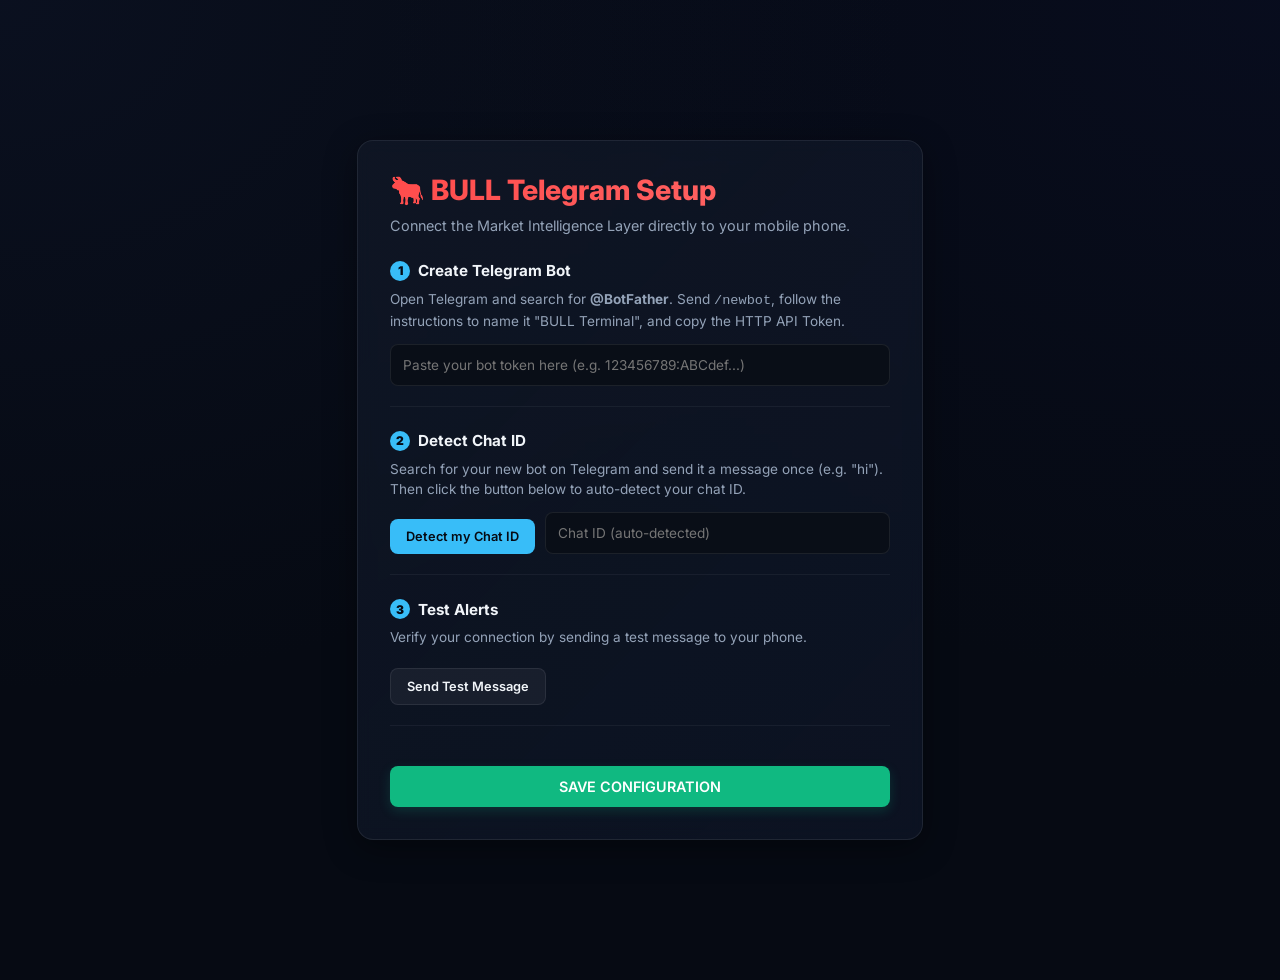
<file: frontend/setup.html>
<!DOCTYPE html>
<html lang="en">
<head>
    <meta charset="UTF-8">
    <meta name="viewport" content="width=device-width, initial-scale=1.0">
    <title>BULL Telegram Setup</title>
    <link rel="preconnect" href="https://fonts.googleapis.com">
    <link rel="preconnect" href="https://fonts.gstatic.com" crossorigin>
    <link href="https://fonts.googleapis.com/css2?family=Inter:wght@300;400;500;600;700;800;900&display=swap" rel="stylesheet">
    <style>
        :root {
            --bg-base: #060a13;
            --bg-surface: rgba(15, 23, 42, 0.65);
            --bg-surface-hover: rgba(15, 23, 42, 0.85);
            --bg-elevated: rgba(17, 24, 39, 0.75);
            --border-default: rgba(255, 255, 255, 0.08);
            --text-primary: #F1F5F9;
            --text-secondary: #94A3B8;
            --text-muted: #64748B;
            --accent: #38BDF8;
            --success: #10B981;
            --danger: #F43F5E;
            --warning: #F59E0B;
        }
        body {
            font-family: 'Inter', sans-serif;
            background-color: var(--bg-base);
            color: var(--text-primary);
            margin: 0;
            padding: 40px 20px;
            min-height: 100vh;
            display: flex;
            justify-content: center;
            align-items: center;
            background-image:
                radial-gradient(ellipse at 0% 0%, rgba(20, 30, 60, 0.3) 0px, transparent 50%),
                radial-gradient(ellipse at 100% 0%, rgba(10, 15, 40, 0.5) 0px, transparent 50%);
        }
        .container {
            width: 100%;
            max-width: 500px;
            background: linear-gradient(135deg, var(--bg-elevated) 0%, var(--bg-surface) 100%);
            border: 1px solid var(--border-default);
            border-radius: 16px;
            padding: 32px;
            box-shadow: 0 8px 32px rgba(0, 0, 0, 0.4);
            backdrop-filter: blur(8px);
        }
        h1 {
            font-size: 1.75rem;
            font-weight: 800;
            margin: 0 0 8px;
            background: linear-gradient(135deg, #FF4B4B 0%, #FF6B6B 100%);
            -webkit-background-clip: text;
            -webkit-text-fill-color: transparent;
            background-clip: text;
        }
        .subtitle {
            color: var(--text-secondary);
            font-size: 0.9rem;
            margin-bottom: 24px;
            line-height: 1.5;
        }
        .step {
            margin-bottom: 24px;
            padding-bottom: 20px;
            border-bottom: 1px solid rgba(255, 255, 255, 0.05);
        }
        .step:last-child {
            border-bottom: none;
            margin-bottom: 0;
            padding-bottom: 0;
        }
        .step-title {
            font-size: 0.95rem;
            font-weight: 700;
            color: var(--text-primary);
            margin-bottom: 8px;
            display: flex;
            align-items: center;
            gap: 8px;
        }
        .step-num {
            display: flex;
            align-items: center;
            justify-content: center;
            width: 20px;
            height: 20px;
            border-radius: 50%;
            background: var(--accent);
            color: #060a13;
            font-size: 0.75rem;
            font-weight: 900;
        }
        .step-desc {
            color: var(--text-secondary);
            font-size: 0.85rem;
            line-height: 1.5;
            margin-bottom: 12px;
        }
        .form-input {
            width: 100%;
            padding: 12px;
            background: #090e17;
            border: 1px solid var(--border-default);
            border-radius: 8px;
            color: var(--text-primary);
            font-family: inherit;
            font-size: 0.85rem;
            box-sizing: border-box;
            outline: none;
            transition: border-color 0.2s;
        }
        .form-input:focus {
            border-color: var(--accent);
        }
        .btn {
            display: inline-flex;
            align-items: center;
            justify-content: center;
            padding: 10px 16px;
            border-radius: 8px;
            font-family: inherit;
            font-size: 0.8rem;
            font-weight: 600;
            cursor: pointer;
            border: none;
            transition: background 0.2s, transform 0.1s;
            box-sizing: border-box;
            margin-top: 8px;
        }
        .btn-primary {
            background: var(--accent);
            color: #060a13;
        }
        .btn-primary:hover {
            background: #2cb0eb;
        }
        .btn-success {
            background: var(--success);
            color: white;
            width: 100%;
            font-size: 0.9rem;
            padding: 12px;
            margin-top: 16px;
            box-shadow: 0 4px 12px rgba(16, 185, 129, 0.2);
        }
        .btn-success:hover {
            background: #0d9668;
        }
        .btn-secondary {
            background: rgba(255,255,255,0.05);
            color: var(--text-primary);
            border: 1px solid var(--border-default);
        }
        .btn-secondary:hover {
            background: rgba(255,255,255,0.08);
        }
        .status-msg {
            font-size: 0.8rem;
            margin-top: 8px;
            display: none;
            padding: 8px 12px;
            border-radius: 6px;
        }
        .status-msg.error {
            display: block;
            background: rgba(244, 63, 94, 0.1);
            color: var(--danger);
            border: 1px solid rgba(244, 63, 94, 0.15);
        }
        .status-msg.success {
            display: block;
            background: rgba(16, 185, 129, 0.1);
            color: var(--success);
            border: 1px solid rgba(16, 185, 129, 0.15);
        }
        .toast {
            position: fixed;
            bottom: 20px;
            right: 20px;
            padding: 12px 24px;
            background: #10B981;
            color: white;
            border-radius: 8px;
            font-weight: 600;
            font-size: 0.85rem;
            box-shadow: 0 4px 12px rgba(0,0,0,0.3);
            display: none;
            animation: slideIn 0.3s forwards;
            z-index: 9999;
        }
        @keyframes slideIn {
            from { transform: translateY(20px); opacity: 0; }
            to { transform: translateY(0); opacity: 1; }
        }
    </style>
</head>
<body>
    <div class="container">
        <h1>🐂 BULL Telegram Setup</h1>
        <div class="subtitle">Connect the Market Intelligence Layer directly to your mobile phone.</div>

        <!-- Step 1 -->
        <div class="step">
            <div class="step-title"><span class="step-num">1</span> Create Telegram Bot</div>
            <div class="step-desc">Open Telegram and search for <strong>@BotFather</strong>. Send <code>/newbot</code>, follow the instructions to name it "BULL Terminal", and copy the HTTP API Token.</div>
            <input type="text" id="botToken" class="form-input" placeholder="Paste your bot token here (e.g. 123456789:ABCdef...)">
        </div>

        <!-- Step 2 -->
        <div class="step">
            <div class="step-title"><span class="step-num">2</span> Detect Chat ID</div>
            <div class="step-desc">Search for your new bot on Telegram and send it a message once (e.g. "hi"). Then click the button below to auto-detect your chat ID.</div>
            <div style="display: flex; gap: 10px; align-items: center;">
                <button class="btn btn-primary" onclick="detectChatId()">Detect my Chat ID</button>
                <input type="text" id="chatId" class="form-input" style="flex: 1;" placeholder="Chat ID (auto-detected)">
            </div>
            <div id="detectStatus" class="status-msg"></div>
        </div>

        <!-- Step 3 -->
        <div class="step">
            <div class="step-title"><span class="step-num">3</span> Test Alerts</div>
            <div class="step-desc">Verify your connection by sending a test message to your phone.</div>
            <button class="btn btn-secondary" onclick="sendTestMessage()">Send Test Message</button>
            <div id="testStatus" class="status-msg"></div>
        </div>

        <!-- Step 4 -->
        <button class="btn btn-success" onclick="saveConfig()">SAVE CONFIGURATION</button>
        <div id="saveStatus" class="status-msg" style="text-align: center; font-weight: bold;"></div>
    </div>

    <div id="toast" class="toast">✓ Configuration saved!</div>

    <script>
        async function detectChatId() {
            const token = document.getElementById('botToken').value.trim();
            const statusDiv = document.getElementById('detectStatus');
            statusDiv.className = 'status-msg';
            statusDiv.style.display = 'none';

            if (!token) {
                statusDiv.innerText = 'Error: Please paste your Bot Token in Step 1 first.';
                statusDiv.className = 'status-msg error';
                return;
            }

            statusDiv.innerText = 'Detecting Chat ID...';
            statusDiv.style.display = 'block';

            try {
                const res = await fetch(`/setup/detect_chat_id?token=${encodeURIComponent(token)}`);
                const data = await res.json();
                if (data.success && data.chat_id) {
                    document.getElementById('chatId').value = data.chat_id;
                    statusDiv.innerText = `Success! Detected Chat ID: ${data.chat_id}`;
                    statusDiv.className = 'status-msg success';
                } else {
                    statusDiv.innerText = data.error || 'Failed to detect Chat ID. Did you start the bot and send a message?';
                    statusDiv.className = 'status-msg error';
                }
            } catch (err) {
                statusDiv.innerText = 'Network error while detecting Chat ID.';
                statusDiv.className = 'status-msg error';
            }
        }

        async function sendTestMessage() {
            const token = document.getElementById('botToken').value.trim();
            const chatId = document.getElementById('chatId').value.trim();
            const statusDiv = document.getElementById('testStatus');
            statusDiv.className = 'status-msg';
            statusDiv.style.display = 'none';

            if (!token || !chatId) {
                statusDiv.innerText = 'Error: Both Token and Chat ID are required to send a test.';
                statusDiv.className = 'status-msg error';
                return;
            }

            statusDiv.innerText = 'Sending test message...';
            statusDiv.style.display = 'block';

            try {
                const res = await fetch('/setup/test_message', {
                    method: 'POST',
                    headers: { 'Content-Type': 'application/json' },
                    body: JSON.stringify({ token, chat_id: chatId })
                });
                const data = await res.json();
                if (data.success) {
                    statusDiv.innerText = 'Success! Check your Telegram app for the test message.';
                    statusDiv.className = 'status-msg success';
                } else {
                    statusDiv.innerText = data.error || 'Failed to send test message.';
                    statusDiv.className = 'status-msg error';
                }
            } catch (err) {
                statusDiv.innerText = 'Network error while sending test.';
                statusDiv.className = 'status-msg error';
            }
        }

        async function saveConfig() {
            const token = document.getElementById('botToken').value.trim();
            const chatId = document.getElementById('chatId').value.trim();
            const statusDiv = document.getElementById('saveStatus');
            statusDiv.className = 'status-msg';
            statusDiv.style.display = 'none';

            if (!token || !chatId) {
                statusDiv.innerText = 'Error: Both Token and Chat ID must be filled and verified.';
                statusDiv.className = 'status-msg error';
                return;
            }

            try {
                const res = await fetch('/setup/save', {
                    method: 'POST',
                    headers: { 'Content-Type': 'application/json' },
                    body: JSON.stringify({ token, chat_id: chatId })
                });
                const data = await res.json();
                if (data.success) {
                    statusDiv.innerText = 'Setup complete! You will receive morning brief at 8:45 AM every day.';
                    statusDiv.className = 'status-msg success';
                    
                    // Show Toast
                    const toast = document.getElementById('toast');
                    toast.style.display = 'block';
                    setTimeout(() => {
                        toast.style.display = 'none';
                        // Navigate to dashboard
                        window.location.href = '/';
                    }, 3000);
                } else {
                    statusDiv.innerText = data.error || 'Failed to save configuration.';
                    statusDiv.className = 'status-msg error';
                }
            } catch (err) {
                statusDiv.innerText = 'Network error while saving config.';
                statusDiv.className = 'status-msg error';
            }
        }
    </script>
</body>
</html>
</file>
